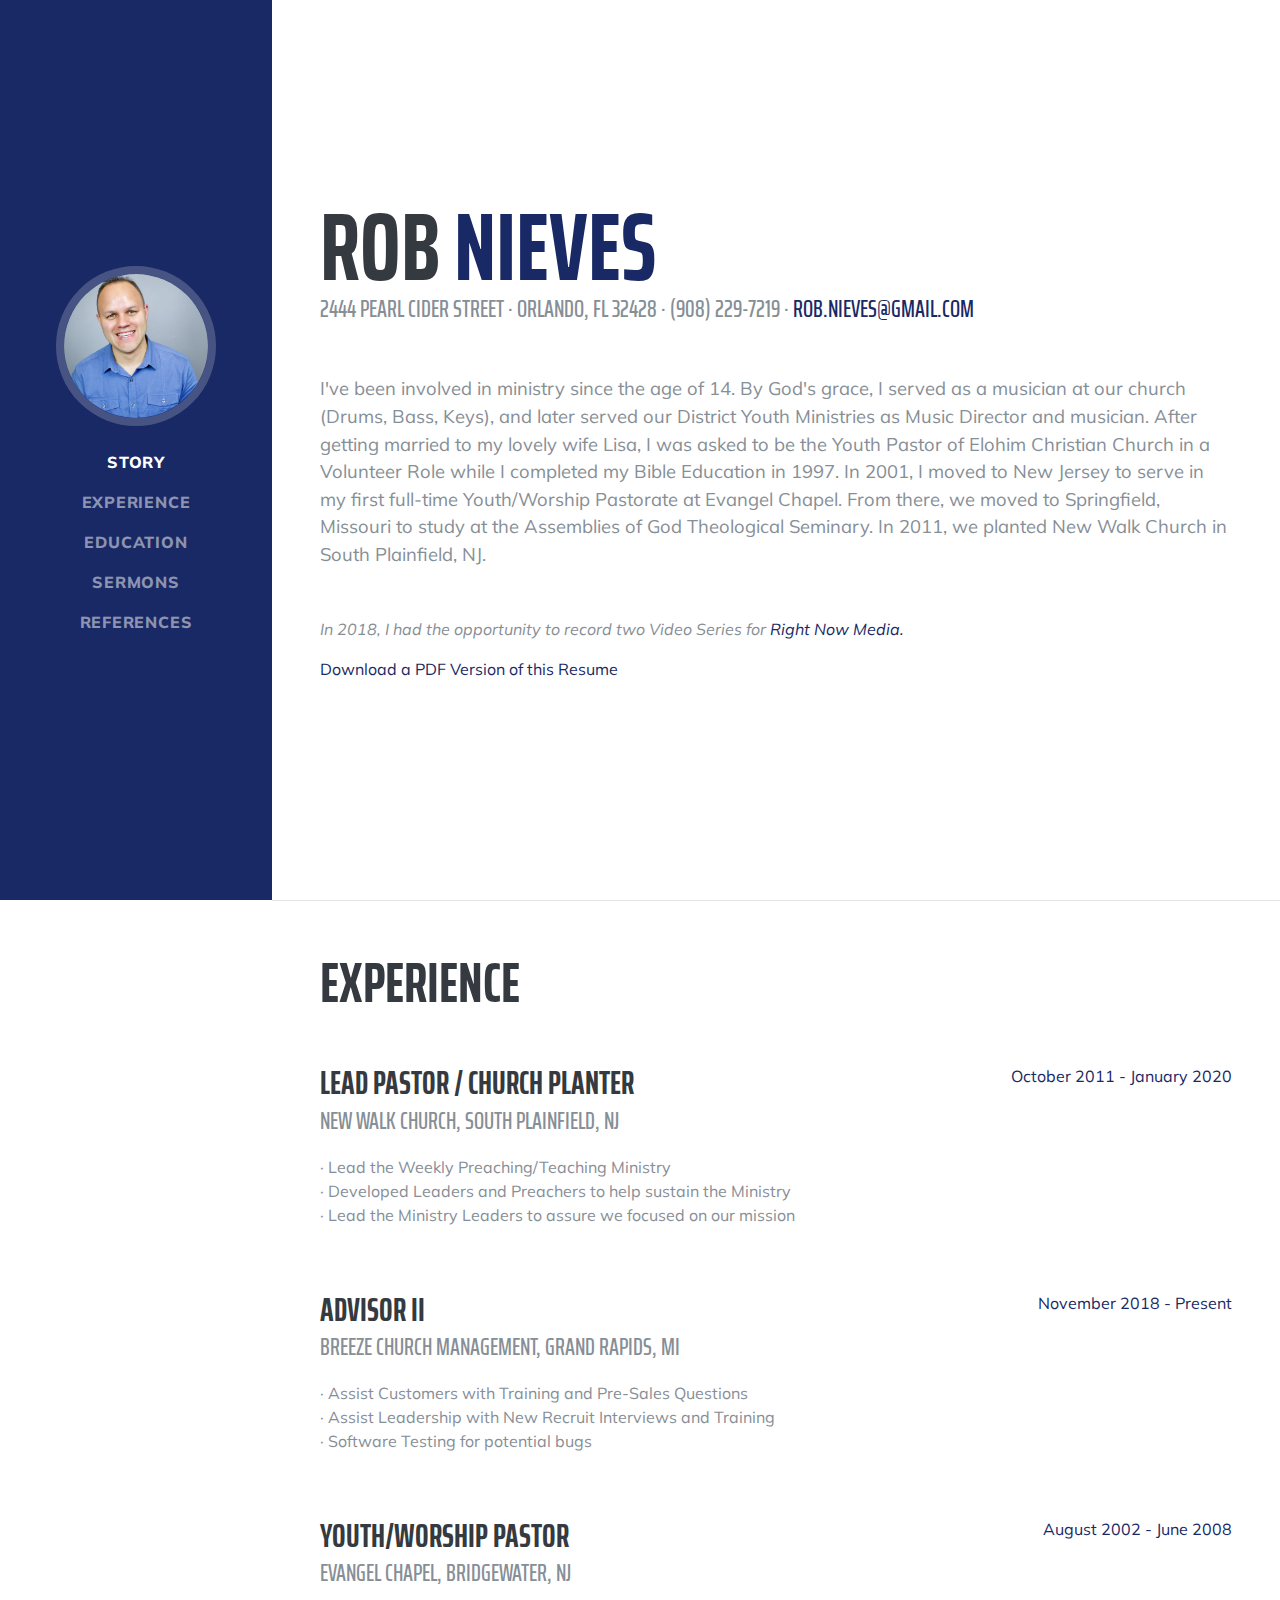
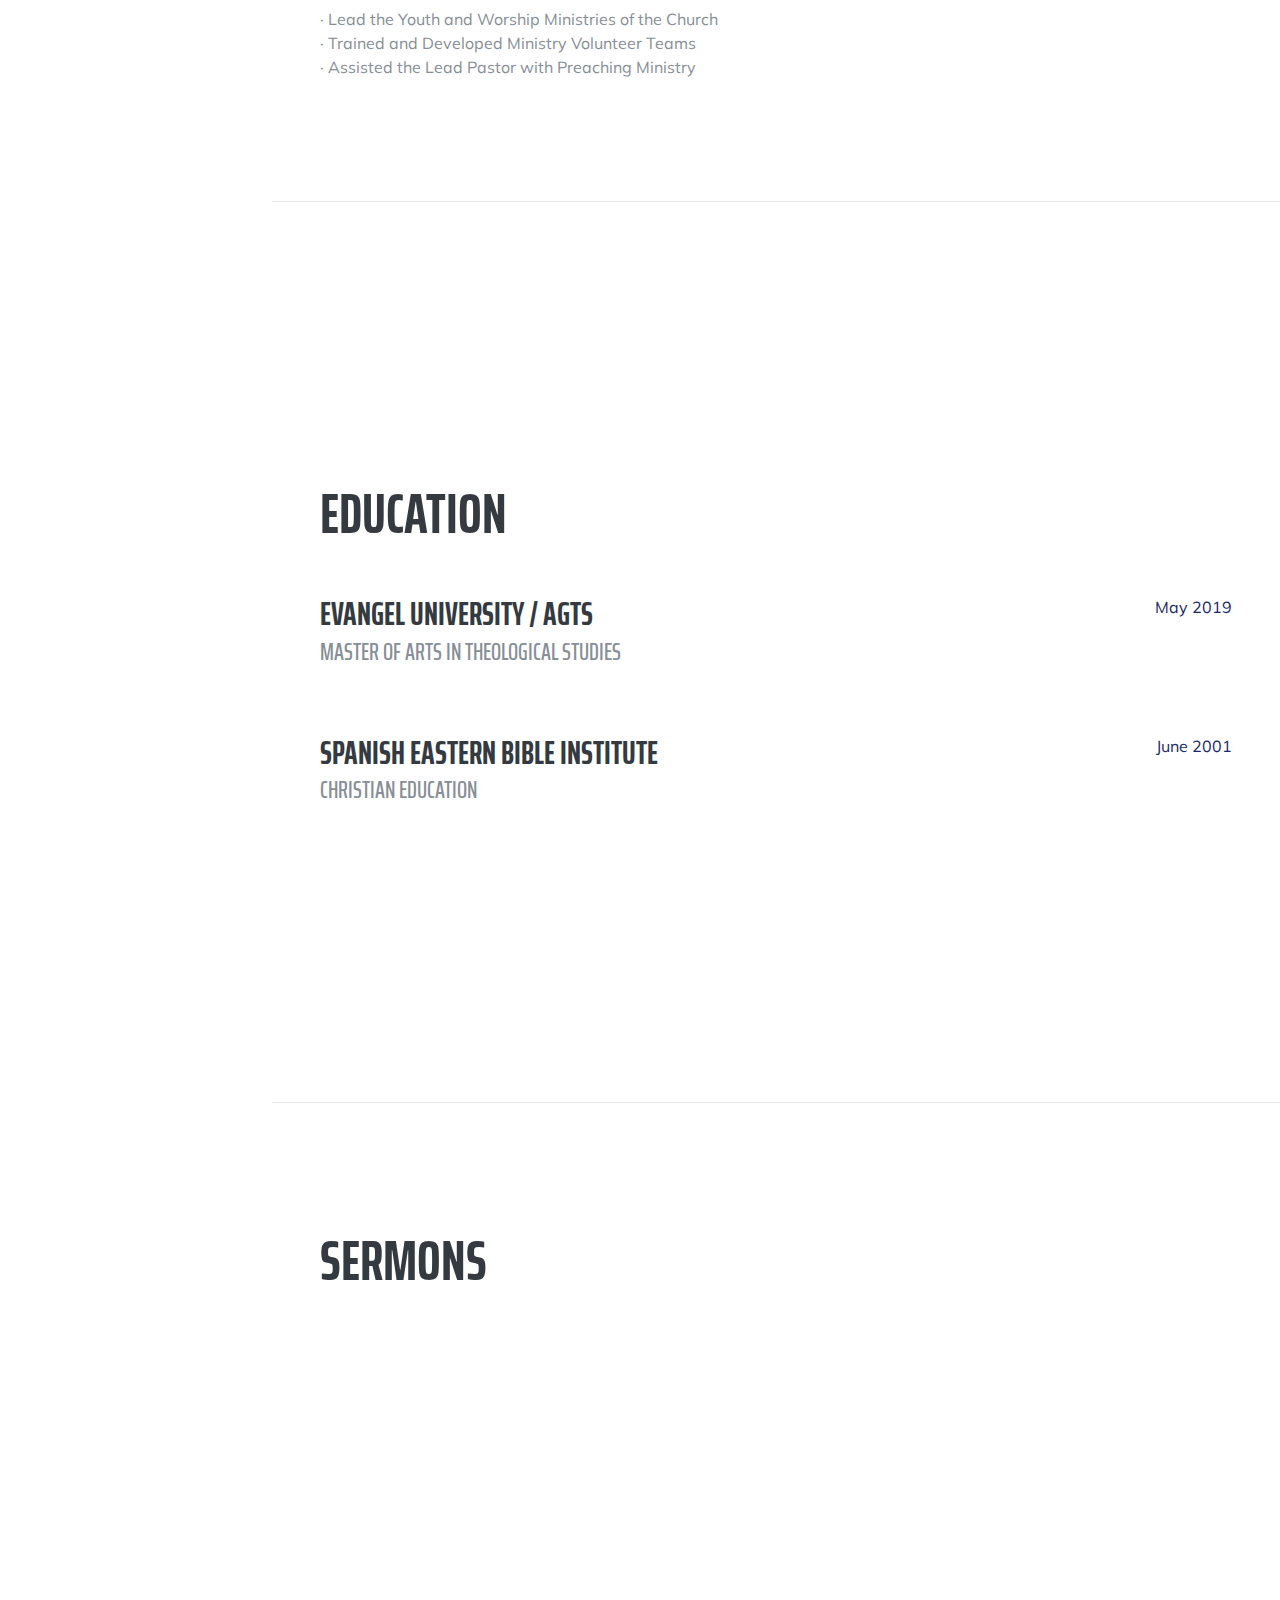
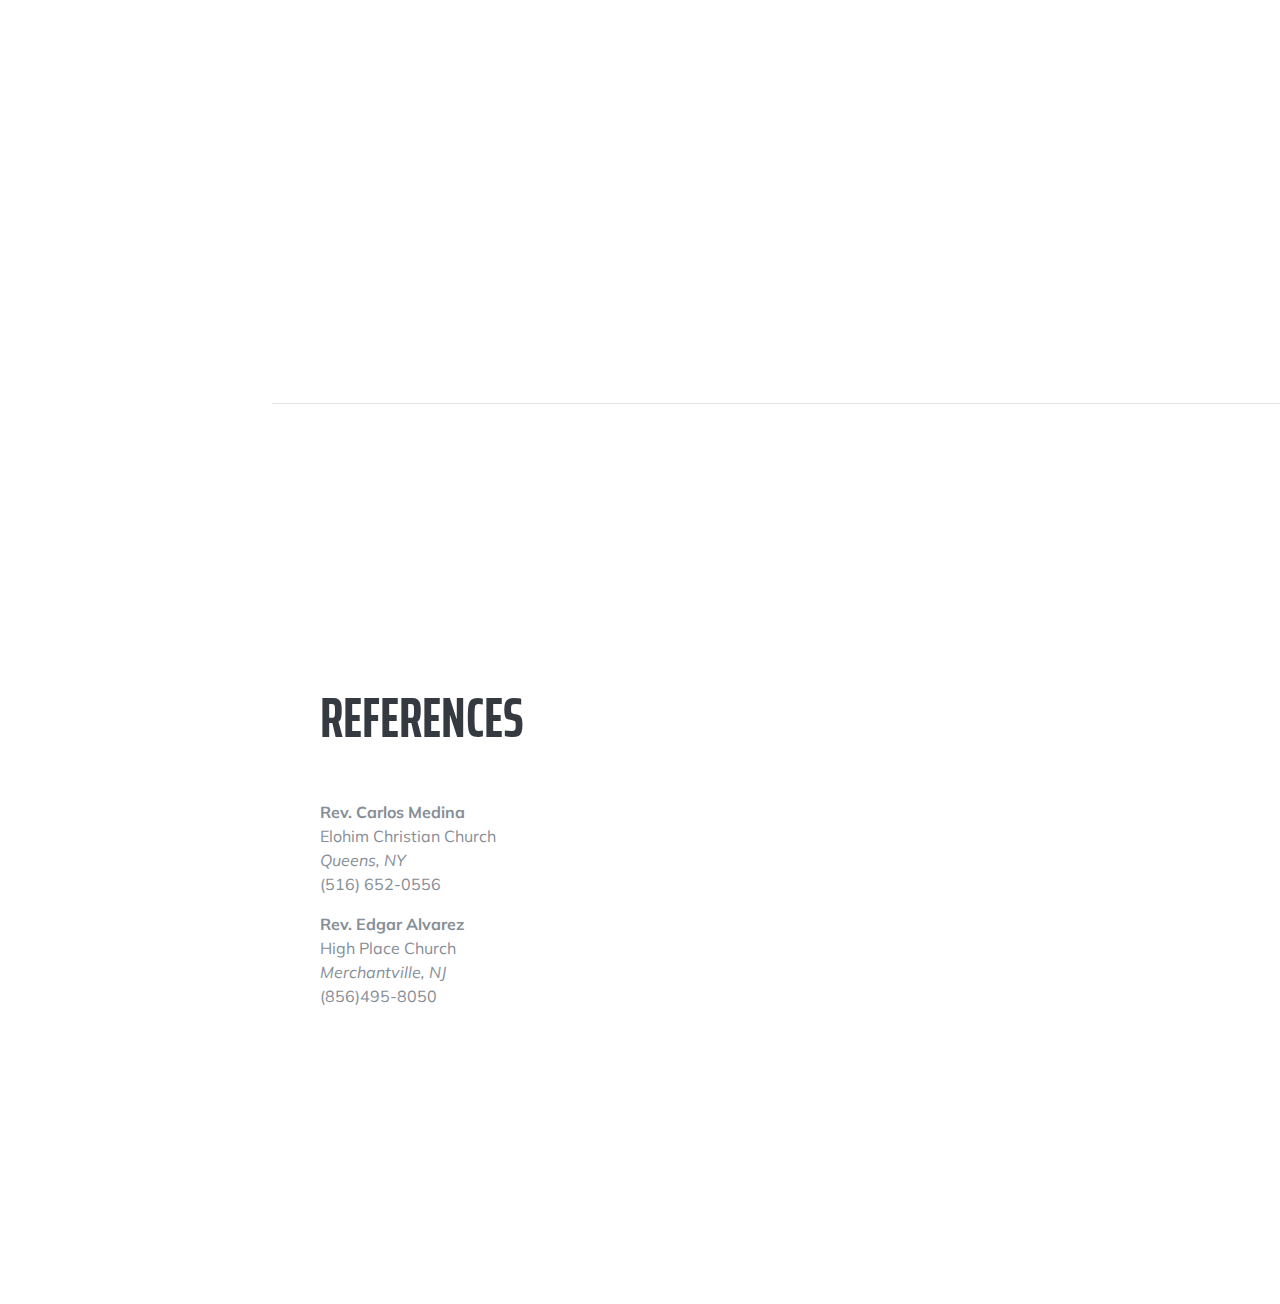
<file: index.html>
<!DOCTYPE html>
<html lang="en">

<head>

  <meta charset="utf-8">
  <meta name="viewport" content="width=device-width, initial-scale=1, shrink-to-fit=no">
  <meta name="description" content="">
  <meta name="author" content="">

  <title>Rob Nieves Online Resume</title>

  <!-- Bootstrap core CSS -->
  <link href="vendor/bootstrap/css/bootstrap.css" rel="stylesheet">

  <!-- Custom fonts for this template -->
  <link href="https://fonts.googleapis.com/css?family=Saira+Extra+Condensed:500,700" rel="stylesheet">
  <link href="https://fonts.googleapis.com/css?family=Muli:400,400i,800,800i" rel="stylesheet">
  <link href="vendor/fontawesome-free/css/all.min.css" rel="stylesheet">

  <!-- Custom styles for this template -->
  <link href="css/resume.css" rel="stylesheet">

</head>

<body id="page-top">

  <nav class="navbar navbar-expand-lg navbar-dark bg-primary fixed-top" id="sideNav">
    <a class="navbar-brand js-scroll-trigger" href="#page-top">
      <span class="d-block d-lg-none">Rob Nieves</span>
      <span class="d-none d-lg-block">
        <img class="img-fluid img-profile rounded-circle mx-auto mb-2" src="img/rob-profile.jpg" alt="">
      </span>
    </a>
    <button class="navbar-toggler" type="button" data-toggle="collapse" data-target="#navbarSupportedContent" aria-controls="navbarSupportedContent" aria-expanded="false" aria-label="Toggle navigation">
      <span class="navbar-toggler-icon"></span>
    </button>
    <div class="collapse navbar-collapse" id="navbarSupportedContent">
      <ul class="navbar-nav">
        <li class="nav-item">
          <a class="nav-link js-scroll-trigger" href="#about">Story</a>
        </li>
        <li class="nav-item">
          <a class="nav-link js-scroll-trigger" href="#experience">Experience</a>
        </li>
        <li class="nav-item">
          <a class="nav-link js-scroll-trigger" href="#education">Education</a>
        </li>
        <li class="nav-item">
          <a class="nav-link js-scroll-trigger" href="#skills">Sermons</a>
        </li>
        <li class="nav-item">
          <a class="nav-link js-scroll-trigger" href="#interests">References</a>
        </li>
      </ul>
    </div>
  </nav>

  <div class="container-fluid p-0">

    <section class="resume-section p-3 p-lg-5 d-flex align-items-center" id="about">
      <div class="w-100">
        <h1 class="mb-0">Rob
          <span class="text-primary">Nieves</span>
        </h1>
        <div class="subheading mb-5">2444 Pearl Cider Street · Orlando, FL 32428 · (908) 229-7219 ·
          <a href="mailto:rob.nieves@gmail.com">rob.nieves@gmail.com</a>
        </div>
        <p class="lead mb-5">I've been involved in ministry since the age of 14. By God's grace, I served as a
musician at our church (Drums, Bass, Keys), and later served our District Youth
Ministries as Music Director and musician. After getting married to my lovely
wife Lisa, I was asked to be the Youth Pastor of Elohim Christian Church in a
Volunteer Role while I completed my Bible Education in 1997. In 2001, I
moved to New Jersey to serve in my first full-time Youth/Worship Pastorate at
Evangel Chapel. From there, we moved to Springfield, Missouri to study at the
Assemblies of God Theological Seminary. In 2011, we planted New Walk
Church in South Plainfield, NJ.</p>

<p><em>In 2018, I had the opportunity to record two Video Series for <a href="https://www.rightnowmedia.org/Content/Publisher/21828" target="_blank"> Right Now Media.</em></a></p>

<p><a href="RobNievesMinistryResume2020.pdf" target="_blank">Download a PDF Version of this Resume</a></p>
      </div>
    </section>

    <hr class="m-0">

    <section class="resume-section p-3 p-lg-5 d-flex justify-content-center" id="experience">
      <div class="w-100">
        <h2 class="mb-5">Experience</h2>

        <div class="resume-item d-flex flex-column flex-md-row justify-content-between mb-5">
          <div class="resume-content">
            <h3 class="mb-0">Lead Pastor / Church Planter</h3>
            <div class="subheading mb-3">New Walk Church, South Plainfield, NJ</div>
            <p>· Lead the Weekly Preaching/Teaching Ministry <br>
              · Developed Leaders and Preachers to help sustain the Ministry <br>
              · Lead the Ministry Leaders to assure we focused on our mission</p>
          </div>
          <div class="resume-date text-md-right">
            <span class="text-primary">October 2011 - January 2020</span>
          </div>
        </div>

        <div class="resume-item d-flex flex-column flex-md-row justify-content-between mb-5">
          <div class="resume-content">
            <h3 class="mb-0">Advisor II</h3>
            <div class="subheading mb-3">Breeze Church Management, Grand Rapids, MI</div>
            <p>· Assist Customers with Training and Pre-Sales Questions <br>
              · Assist Leadership with New Recruit Interviews and Training <br>
              · Software Testing for potential bugs</p>
          </div>
          <div class="resume-date text-md-right">
            <span class="text-primary">November 2018 - Present</span>
          </div>
        </div>

        <div class="resume-item d-flex flex-column flex-md-row justify-content-between mb-5">
          <div class="resume-content">
            <h3 class="mb-0">Youth/Worship Pastor</h3>
            <div class="subheading mb-3">Evangel Chapel, Bridgewater, NJ</div>
            <p>· Lead the Youth and Worship Ministries of the Church <br>
              · Trained and Developed Ministry Volunteer Teams <br>
              · Assisted the Lead Pastor with Preaching Ministry</p>
          </div>
          <div class="resume-date text-md-right">
            <span class="text-primary">August 2002 - June 2008</span>
          </div>
        </div>



    </section>

    <hr class="m-0">

    <section class="resume-section p-3 p-lg-5 d-flex align-items-center" id="education">
      <div class="w-100">
        <h2 class="mb-5">Education</h2>

        <div class="resume-item d-flex flex-column flex-md-row justify-content-between mb-5">
          <div class="resume-content">
            <h3 class="mb-0">Evangel University / AGTS</h3>
            <div class="subheading mb-3">Master of Arts in Theological Studies</div>

          </div>
          <div class="resume-date text-md-right">
            <span class="text-primary">May 2019</span>
          </div>
        </div>

        <div class="resume-item d-flex flex-column flex-md-row justify-content-between">
          <div class="resume-content">
            <h3 class="mb-0">Spanish Eastern Bible Institute</h3>
            <div class="subheading mb-3">Christian Education</div>

          </div>
          <div class="resume-date text-md-right">
            <span class="text-primary">June 2001</span>
          </div>
        </div>

      </div>
    </section>

    <hr class="m-0">

    <section class="resume-section p-3 p-lg-5 d-flex align-items-center" id="skills">
      <div class="w-100">
        <h2 class="mb-5">Sermons</h2>


        <iframe class="youtube" width="480" height="330"src="https://www.youtube.com/embed/7vKh-2TJuWg" frameborder="0" allow="accelerometer; autoplay; encrypted-media; gyroscope; picture-in-picture" allowfullscreen></iframe>

    </section>

    <hr class="m-0">

    <section class="resume-section p-3 p-lg-5 d-flex align-items-center" id="interests">
      <div class="w-100">
        <h2 class="mb-5">References</h2>
        <p><strong>Rev. Carlos Medina</strong> <br>
        Elohim Christian Church <br>
      <em>Queens, NY</em><br>
      (516) 652-0556</p>

      <p><strong>Rev. Edgar Alvarez</strong> <br>
      High Place Church <br>
    <em>Merchantville, NJ</em><br>
    (856)495-8050</p>




      </div>
    </section>




  </div>

  <!-- Bootstrap core JavaScript -->
  <script src="vendor/jquery/jquery.min.js"></script>
  <script src="vendor/bootstrap/js/bootstrap.bundle.min.js"></script>

  <!-- Plugin JavaScript -->
  <script src="vendor/jquery-easing/jquery.easing.min.js"></script>

  <!-- Custom scripts for this template -->
  <script src="js/resume.min.js"></script>

</body>

</html>
</file>
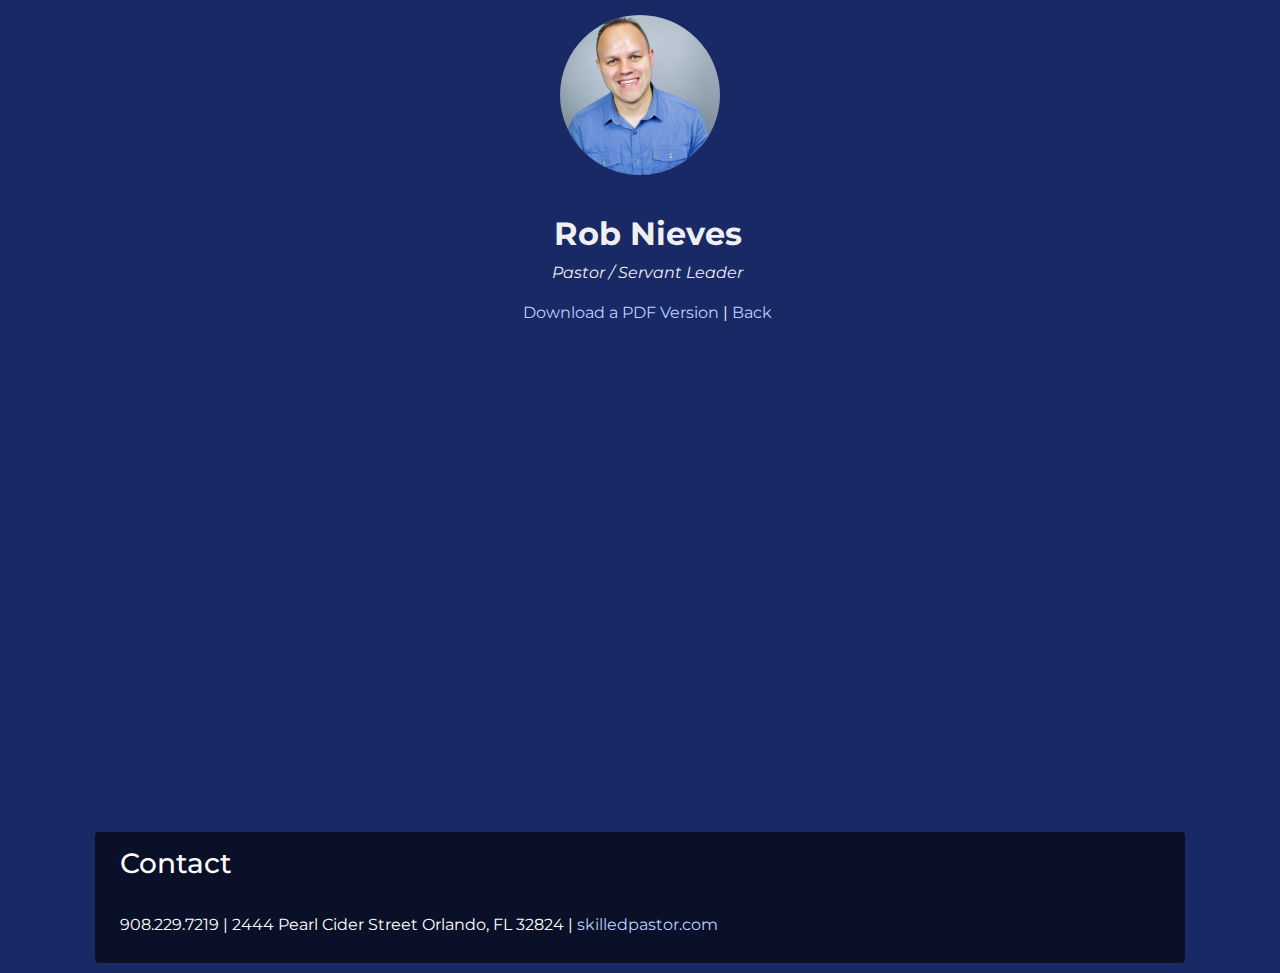
<file: video-sample.html>
<!DOCTYPE html>
<html lang="en" dir="ltr">

<head>
  <meta charset="utf-8">
  <title>Rob Nieves</title>
  <link rel="stylesheet" type="text/css" href="style.css">
  <link rel="stylesheet" href="https://stackpath.bootstrapcdn.com/bootstrap/4.4.1/css/bootstrap.min.css" integrity="sha384-Vkoo8x4CGsO3+Hhxv8T/Q5PaXtkKtu6ug5TOeNV6gBiFeWPGFN9MuhOf23Q9Ifjh" crossorigin="anonymous">
  <link href="https://fonts.googleapis.com/css?family=Montserrat&display=swap" rel="stylesheet">

</head>

<body style="background-color:#192965">



  <div class="container">

    <div id="img-container">

      <img src="rob-profile.jpg">

    </div>

    <div class="name">

      <h2><strong>Rob Nieves</strong></h2>
      <p><em>Pastor / Servant Leader</em></p>
      <a href="RobNievesResume2020.pdf" target="_blank" style="color: #bbcfff">Download a PDF Version</a>  |
      <a href="index.html" target="_blank" style="color: #bbcfff">Back</a>

<br>
      <div id="video">
        <iframe width="853" height="480" src="https://www.youtube.com/embed/7vKh-2TJuWg" frameborder="0" allow="accelerometer; autoplay; encrypted-media; gyroscope; picture-in-picture" allowfullscreen></iframe>

      </div>



    </div>




    <div class="contact">

      <h3>Contact</h3><br>
      <p>908.229.7219
        | 2444 Pearl Cider Street
        Orlando, FL 32824 |
        <a href="http://www.skilledpastor.com" target="_blank" style="color: #bbcfff">skilledpastor.com</p></a>

    </div>

  </div>



  <script src="https://code.jquery.com/jquery-3.4.1.slim.min.js" integrity="sha384-J6qa4849blE2+poT4WnyKhv5vZF5SrPo0iEjwBvKU7imGFAV0wwj1yYfoRSJoZ+n" crossorigin="anonymous"></script>
  <script src="https://cdn.jsdelivr.net/npm/popper.js@1.16.0/dist/umd/popper.min.js" integrity="sha384-Q6E9RHvbIyZFJoft+2mJbHaEWldlvI9IOYy5n3zV9zzTtmI3UksdQRVvoxMfooAo" crossorigin="anonymous"></script>
  <script src="https://stackpath.bootstrapcdn.com/bootstrap/4.4.1/js/bootstrap.min.js" integrity="sha384-wfSDF2E50Y2D1uUdj0O3uMBJnjuUD4Ih7YwaYd1iqfktj0Uod8GCExl3Og8ifwB6" crossorigin="anonymous"></script>

</body>

</html>
</file>
<file: style.css>
html {
  margin: 0px;
}

body{

  font-family: 'Montserrat', sans-serif;

}


#img-container {

  padding-top: 15px;
  padding-bottom: 15px;

}

a {
  color: #bbcfff;

}

img {

  border-radius: 50%;
  height: 10em;
  display: block;
  margin-left: auto;
  margin-right: auto;

}


.name {

    color:#f0efef;
    margin:10px;
    padding:10px;
    text-align: center;
    padding-left: 25px;
    padding-top: 15px;
    font-family: 'Montserrat', sans-serif;

}

.ministry {

    color:white;
    margin:10px;
    padding:10px;
    background-color:rgba(0,0,0,0.6);
    border-radius: 4px;
    padding-left: 25px;
    padding-top: 15px;
    font-family: 'Montserrat', sans-serif;

}

.experience {

    color:white;
    background-color:rgba(0,0,0,0.6);
    margin:10px;
    padding:10px;
    border-radius: 4px;
    padding-left: 25px;
    padding-top: 15px;
    font-family: 'Montserrat', sans-serif;

}

.education {

    color:white;
    background-color:rgba(0,0,0,0.6);
    margin:10px;
    padding:10px;
    border-radius: 4px;
    padding-left: 25px;
    padding-top: 15px;
    font-family: 'Montserrat', sans-serif;

}

.contact {

    color:white;
    background-color:rgba(0,0,0,0.6);
    margin:10px;
    padding:10px;
    border-radius: 4px;
    padding-left: 25px;
    padding-top: 15px;
    font-family: 'Montserrat', sans-serif;

}
</file>
<file: css/resume.css>
/*!
 * Start Bootstrap - Resume v5.0.8 (https://startbootstrap.com/template-overviews/resume)
 * Copyright 2013-2019 Start Bootstrap
 * Licensed under MIT (https://github.com/BlackrockDigital/startbootstrap-resume/blob/master/LICENSE)
 */

body {
  font-family: 'Muli', -apple-system, BlinkMacSystemFont, 'Segoe UI', Roboto, 'Helvetica Neue', Arial, sans-serif, 'Apple Color Emoji', 'Segoe UI Emoji', 'Segoe UI Symbol', 'Noto Color Emoji';
  padding-top: 54px;
  color: #868e96;
}

@media (min-width: 992px) {
  body {
    padding-top: 0;
    padding-left: 17rem;
  }
}

h1,
h2,
h3,
h4,
h5,
h6 {
  font-family: 'Saira Extra Condensed', -apple-system, BlinkMacSystemFont, 'Segoe UI', Roboto, 'Helvetica Neue', Arial, sans-serif, 'Apple Color Emoji', 'Segoe UI Emoji', 'Segoe UI Symbol', 'Noto Color Emoji';
  font-weight: 700;
  text-transform: uppercase;
  color: #343a40;
}

h1 {
  font-size: 6rem;
  line-height: 5.5rem;
}

h2 {
  font-size: 3.5rem;
}

h3 {
  font-size: 2rem;
}

p.lead {
  font-size: 1.15rem;
  font-weight: 400;
}

.subheading {
  text-transform: uppercase;
  font-weight: 500;
  font-family: 'Saira Extra Condensed', -apple-system, BlinkMacSystemFont, 'Segoe UI', Roboto, 'Helvetica Neue', Arial, sans-serif, 'Apple Color Emoji', 'Segoe UI Emoji', 'Segoe UI Symbol', 'Noto Color Emoji';
  font-size: 1.5rem;
}

.social-icons a {
  display: inline-block;
  height: 3.5rem;
  width: 3.5rem;
  background-color: #495057;
  color: #fff !important;
  border-radius: 100%;
  text-align: center;
  font-size: 1.5rem;
  line-height: 3.5rem;
  margin-right: 1rem;
}

.social-icons a:last-child {
  margin-right: 0;
}

.social-icons a:hover {
  background-color: #192965;
}

.dev-icons {
  font-size: 3rem;
}

.dev-icons .list-inline-item i:hover {
  color: #192965;
}

#sideNav .navbar-nav .nav-item .nav-link {
  font-weight: 800;
  letter-spacing: 0.05rem;
  text-transform: uppercase;
}

#sideNav .navbar-toggler:focus {
  outline-color: #192965;
}

@media (min-width: 992px) {
  #sideNav {
    text-align: center;
    position: fixed;
    top: 0;
    left: 0;
    display: flex;
    flex-direction: column;
    width: 17rem;
    height: 100vh;
  }
  #sideNav .navbar-brand {
    display: flex;
    margin: auto auto 0;
    padding: 0.5rem;
  }
  #sideNav .navbar-brand .img-profile {
    max-width: 10rem;
    max-height: 10rem;
    border: 0.5rem solid rgba(255, 255, 255, 0.2);
  }
  #sideNav .navbar-collapse {
    display: flex;
    align-items: flex-start;
    flex-grow: 0;
    width: 100%;
    margin-bottom: auto;
  }
  #sideNav .navbar-collapse .navbar-nav {
    flex-direction: column;
    width: 100%;
  }
  #sideNav .navbar-collapse .navbar-nav .nav-item {
    display: block;
  }
  #sideNav .navbar-collapse .navbar-nav .nav-item .nav-link {
    display: block;
  }

  iframe {
    width:10px;
  }
}

section.resume-section {
  padding-top: 5rem !important;
  padding-bottom: 5rem !important;
  max-width: 75rem;
}

section.resume-section .resume-item .resume-date {
  min-width: none;
}

@media (min-width: 768px) {
  section.resume-section {
    min-height: 100vh;
  }
  section.resume-section .resume-item .resume-date {
    min-width: 18rem;
  }
}

@media (min-width: 992px) {
  section.resume-section {
    padding-top: 3rem !important;
    padding-bottom: 3rem !important;
  }
}

.bg-primary {
  background-color: #192965 !important;
}

.text-primary {
  color: #192965 !important;
}

a {
  color: #192965;
}

a:hover, a:focus, a:active {
  color: #824027;
}

@media (min-width : 600px) {
    .youtube{width:750px; height:530px;}
}
</file>
